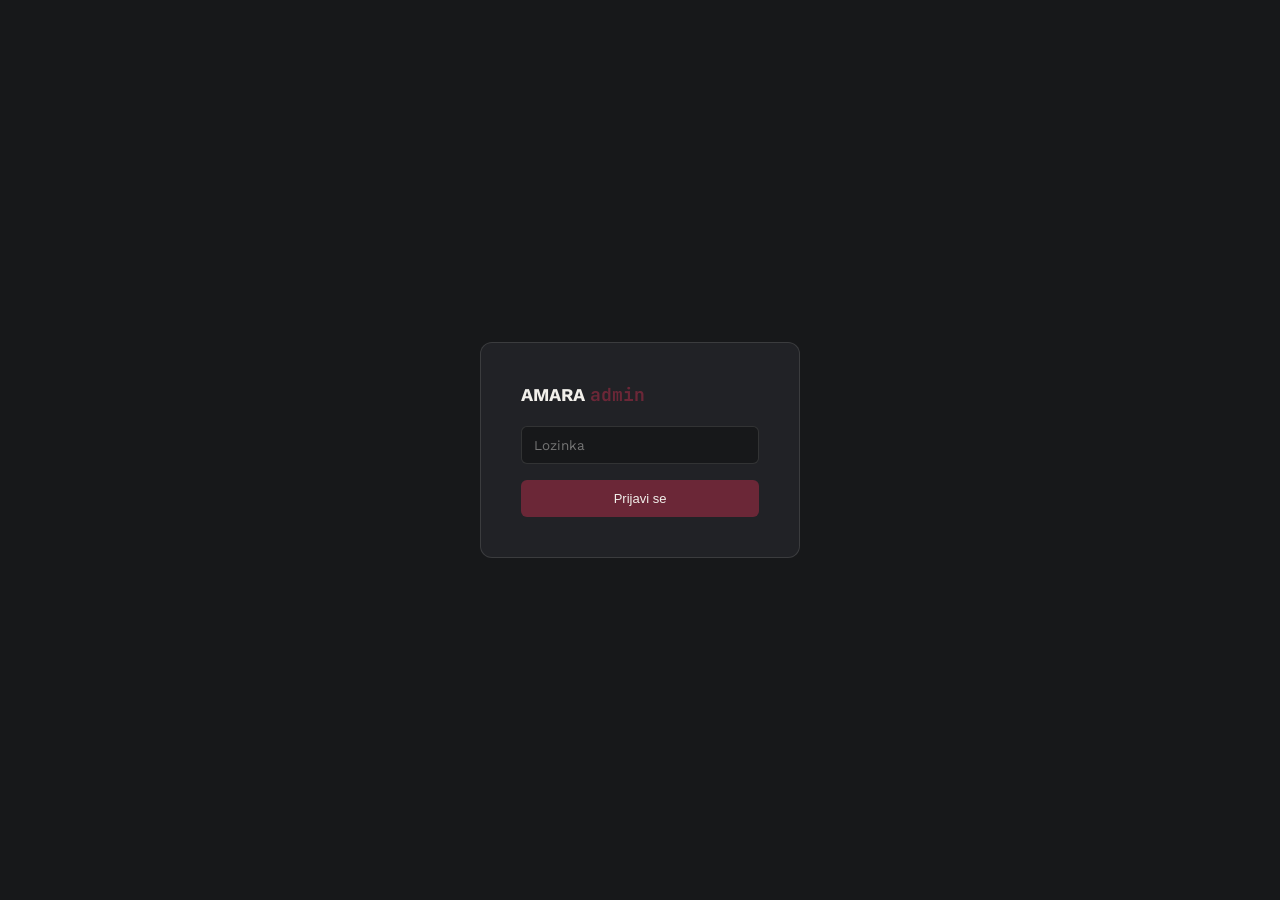
<file: admin/login.html>
<!DOCTYPE html>
<html lang="sr">
<head>
<meta charset="UTF-8">
<meta name="viewport" content="width=device-width, initial-scale=1.0">
<title>Admin prijava — AMARA</title>
<link rel="stylesheet" href="admin.css">
</head>
<body>
<div class="login-shell">
  <div class="login-box">
    <h2>AMARA <span class="mono" style="color:var(--accent);">admin</span></h2>
    <input type="password" id="lozinkaInput" placeholder="Lozinka">
    <button class="btn" id="loginBtn">Prijavi se</button>
    <p class="login-error" id="loginError">Neispravna lozinka.</p>
  </div>
</div>

<script src="adminApi.js"></script>
<script>
  document.getElementById('loginBtn').addEventListener('click', pokusajPrijavu);
  document.getElementById('lozinkaInput').addEventListener('keydown', function(e){
    if (e.key === 'Enter') pokusajPrijavu();
  });

  function pokusajPrijavu(){
    const lozinka = document.getElementById('lozinkaInput').value;
    sessionStorage.setItem('amara_admin_lozinka', lozinka);
    zahtev('login').then(function(res){
      if (res.uspesno) {
        window.location.href = 'index.html';
      } else {
        sessionStorage.removeItem('amara_admin_lozinka');
        document.getElementById('loginError').style.display = 'block';
      }
    });
  }
</script>
</body>
</html>
</file>
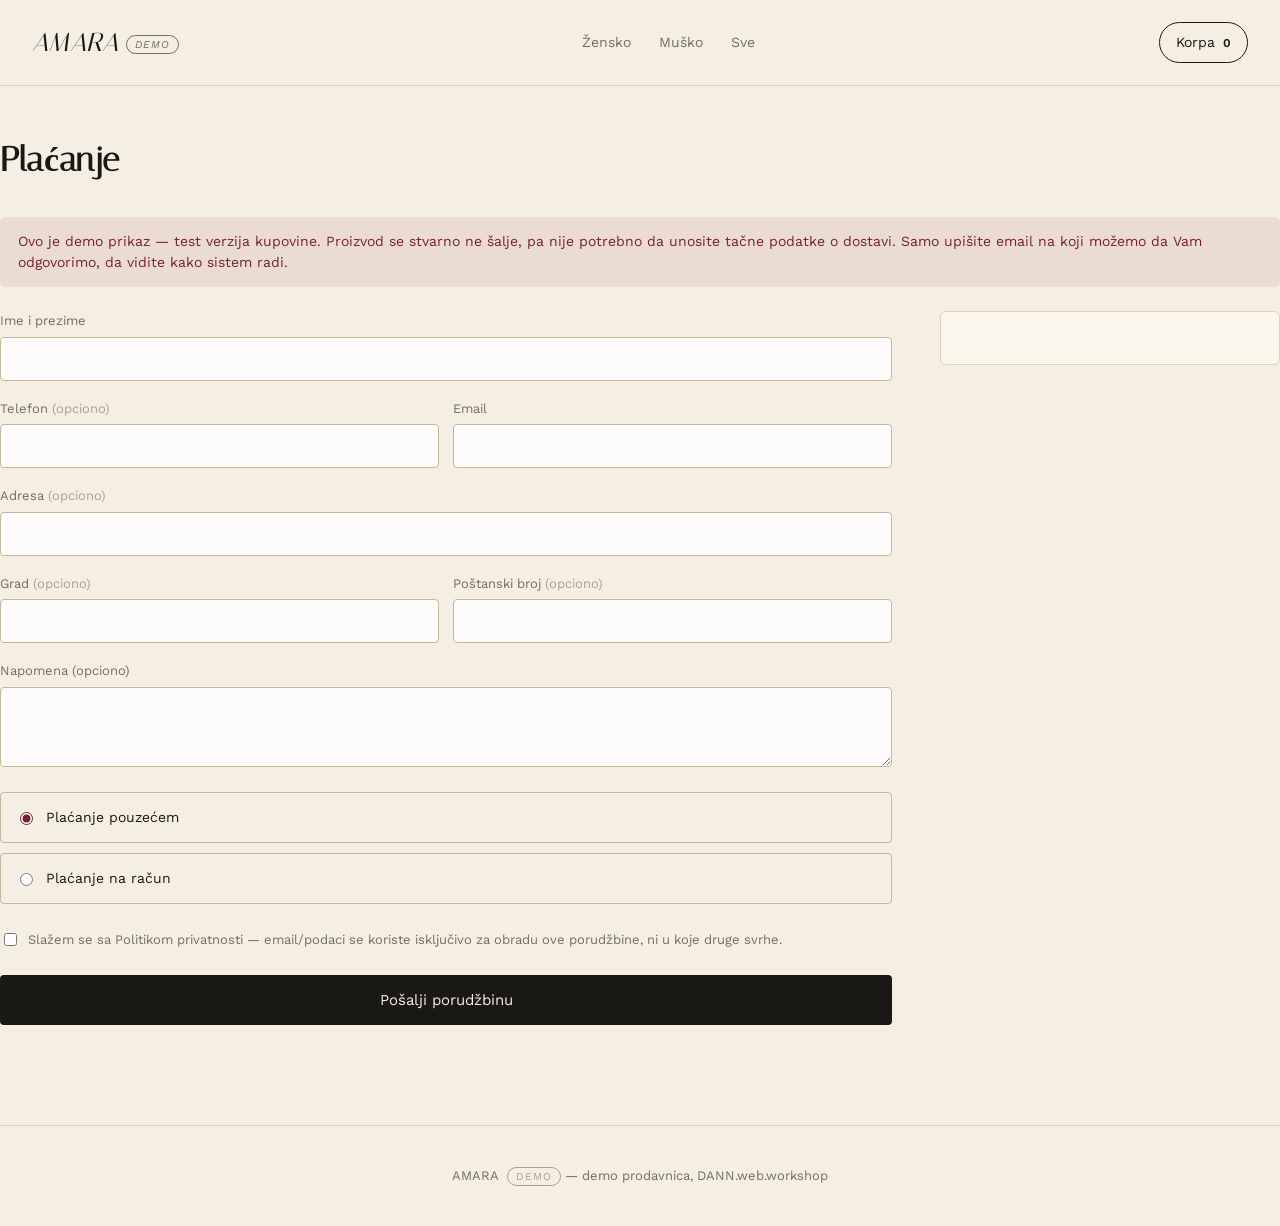
<file: frontend/checkout.html>
<!DOCTYPE html>
<html lang="sr">
<head>
<meta charset="UTF-8">
<meta name="viewport" content="width=device-width, initial-scale=1.0">
<title>Plaćanje — AMARA</title>
<link rel="stylesheet" href="stil.css">
<style>
  .checkout-page{ padding: 48px 0 100px; }
  .checkout-page h1{ font-family: 'Italiana', serif; font-size: 34px; margin: 0 0 32px; }
  .checkout-layout{ display: grid; grid-template-columns: 1fr 340px; gap: 48px; align-items: start; }
  .form-row{ margin-bottom: 18px; }
  .form-row label{ display: block; font-size: 13px; margin-bottom: 6px; color: var(--ink-soft); }
  .form-row input, .form-row textarea{
    width: 100%; padding: 12px 14px; border: 1px solid var(--line-strong); border-radius: 4px;
    font-family: 'Work Sans', sans-serif; font-size: 15px; background: var(--white); color: var(--ink);
  }
  .form-row input:focus, .form-row textarea:focus{ outline: 2px solid var(--accent); outline-offset: 1px; }
  .form-two-col{ display: grid; grid-template-columns: 1fr 1fr; gap: 14px; }

  .payment-options{ display: flex; flex-direction: column; gap: 10px; margin-bottom: 26px; }
  .payment-option{
    display: flex; align-items: center; gap: 10px; border: 1px solid var(--line-strong); border-radius: 4px;
    padding: 14px; font-size: 14px; cursor: pointer;
  }
  .payment-option input{ accent-color: var(--accent); }

  .order-summary{
    background: var(--bg-raised); border: 1px solid var(--line); border-radius: 6px; padding: 26px;
    position: sticky; top: 110px;
  }
  .order-summary h3{ font-family: 'Italiana', serif; font-weight: 400; font-size: 20px; margin: 0 0 18px; }
  .order-summary__item{ display: flex; justify-content: space-between; font-size: 13px; color: var(--ink-soft); margin-bottom: 10px; }
  .order-summary__total{ display: flex; justify-content: space-between; font-size: 17px; margin-top: 16px; padding-top: 14px; border-top: 1px solid var(--line-strong); }
  .submit-btn{
    width: 100%; padding: 16px; background: var(--ink); color: var(--bg); border: none; border-radius: 4px;
    font-size: 15px; margin-top: 8px; transition: background .2s ease;
  }
  .submit-btn:hover{ background: var(--accent); }
  .submit-btn:disabled{ background: var(--line-strong); cursor: wait; }
  .form-error{
    color: #6B2737; font-size: 13.5px; line-height: 1.55;
    background: rgba(107,39,55,0.06); border: 1px solid rgba(107,39,55,0.25);
    border-radius: 6px; padding: 14px 16px; margin-bottom: 18px; display: none;
  }

  @media (max-width: 800px){ .checkout-layout{ grid-template-columns: 1fr; } .order-summary{ position: static; } .form-two-col{ grid-template-columns: 1fr; } }
</style>
</head>
<body>

<header class="site-header">
  <div class="container header-inner">
    <a href="index.html" class="logo">AMARA<span class="demo-tag">DEMO</span></a>
    <nav class="header-nav">
      <a href="proizvodi.html?pol=zensko">Žensko</a>
      <a href="proizvodi.html?pol=musko">Muško</a>
      <a href="index.html">Sve</a>
    </nav>
    <div class="header-actions">
      <a href="korpa.html" class="cart-link">Korpa <span class="cart-count" id="cartCount">0</span></a>
    </div>
  </div>
</header>

<div class="container checkout-page">
  <h1>Plaćanje</h1>
  <p style="background:var(--accent-soft);color:var(--accent);padding:14px 18px;border-radius:6px;font-size:14px;margin-bottom:24px;">
    Ovo je demo prikaz — test verzija kupovine. Proizvod se stvarno ne šalje, pa nije potrebno da unosite tačne podatke o dostavi. Samo upišite email na koji možemo da Vam odgovorimo, da vidite kako sistem radi.
  </p>
  <div class="checkout-layout">
    <form id="checkoutForm">
      <div class="form-row">
        <label for="ime">Ime i prezime</label>
        <input type="text" id="ime" required>
      </div>
      <div class="form-two-col">
        <div class="form-row">
          <label for="telefon">Telefon <span style="opacity:.6;">(opciono)</span></label>
          <input type="tel" id="telefon">
        </div>
        <div class="form-row">
          <label for="email">Email</label>
          <input type="email" id="email" required>
        </div>
      </div>
      <div class="form-row">
        <label for="adresa">Adresa <span style="opacity:.6;">(opciono)</span></label>
        <input type="text" id="adresa">
      </div>
      <div class="form-two-col">
        <div class="form-row">
          <label for="grad">Grad <span style="opacity:.6;">(opciono)</span></label>
          <input type="text" id="grad">
        </div>
        <div class="form-row">
          <label for="postanski">Poštanski broj <span style="opacity:.6;">(opciono)</span></label>
          <input type="text" id="postanski">
        </div>
      </div>
      <div class="form-row">
        <label for="napomena">Napomena (opciono)</label>
        <textarea id="napomena" rows="3"></textarea>
      </div>

      <div class="payment-options">
        <label class="payment-option"><input type="radio" name="placanje" value="POUZECEM" checked> Plaćanje pouzećem</label>
        <label class="payment-option"><input type="radio" name="placanje" value="RACUN"> Plaćanje na račun</label>
      </div>

      <div class="form-row">
        <label style="display:flex;align-items:flex-start;gap:8px;font-size:13px;font-weight:400;">
          <input type="checkbox" id="privacyConsent" required style="margin-top:3px;flex-shrink:0;width:auto;padding:0;border:none;">
          <span>Slažem se sa <a href="demo-privatnost.html" target="_blank">Politikom privatnosti</a> — email/podaci se koriste isključivo za obradu ove porudžbine, ni u koje druge svrhe.</span>
        </label>
      </div>

      <p class="form-error" id="formError">Molimo popunite sva obavezna polja.</p>
      <button type="submit" class="submit-btn" id="submitBtn">Pošalji porudžbinu</button>
    </form>

    <div class="order-summary" id="orderSummary"></div>
  </div>
</div>

<footer class="site-footer">
  AMARA<span class="demo-tag">DEMO</span> — demo prodavnica, DANN.web.workshop
</footer>

<script src="podaci.js"></script>
<script src="korpa.js"></script>
<script src="prodavnica-api.js"></script>
<script>
ucitajProizvode(function(){
(function(){
  // OVAJ URL SE POPUNJAVA POSLE DEPLOY-A APPS SCRIPT-A
  const SCRIPT_URL = 'https://script.google.com/macros/s/AKfycbxYCrTmIYjc7BthqCtNnIg0G_SP0EsEqLFqz8MC6lW6cRq0pW_WqRHpRBH_pekB5oW45Q/exec';

  const korpa = ucitajKorpu();
  if (korpa.length === 0) {
    window.location.href = 'korpa.html';
  }

  function renderSummary(){
    let ukupno = 0;
    const itemsHtml = korpa.map(function(st){
      const p = nadjiProizvod(st.productId);
      const cena = p.cena * st.kolicina;
      ukupno += cena;
      return '<div class="order-summary__item"><span>' + p.naziv + ' (' + st.boja + ', ' + st.velicina + ') x' + st.kolicina + '</span><span>' + formatCena(cena) + '</span></div>';
    }).join('');
    document.getElementById('orderSummary').innerHTML =
      '<h3>Vaša porudžbina</h3>' + itemsHtml +
      '<div class="order-summary__total"><span>Ukupno</span><span>' + formatCena(ukupno) + '</span></div>';
    return ukupno;
  }
  const ukupnoIznos = renderSummary();

  // srpske poruke za validaciju, umesto podrazumevanih engleskih iz browsera
  function postaviSrpskuValidaciju(id, porukaPrazno, porukaTip){
    const el = document.getElementById(id);
    el.addEventListener('invalid', function(){
      if (el.validity.valueMissing) el.setCustomValidity(porukaPrazno);
      else if (el.validity.typeMismatch) el.setCustomValidity(porukaTip || porukaPrazno);
      else el.setCustomValidity('');
    });
    el.addEventListener('input', function(){ el.setCustomValidity(''); });
    el.addEventListener('change', function(){ el.setCustomValidity(''); });
  }
  postaviSrpskuValidaciju('ime', 'Molimo unesite ime i prezime.');
  postaviSrpskuValidaciju('email', 'Molimo unesite email adresu.', 'Unesite ispravnu email adresu (npr. ime@primer.rs).');
  postaviSrpskuValidaciju('privacyConsent', 'Molimo prihvatite Politiku privatnosti da biste nastavili.');

  document.getElementById('checkoutForm').addEventListener('submit', function(e){
    e.preventDefault();
    const submitBtn = document.getElementById('submitBtn');
    const errorEl = document.getElementById('formError');
    const formEl = document.getElementById('checkoutForm');

    if (!formEl.checkValidity()) {
      formEl.reportValidity();
      return;
    }

    const podaci = {
      ime: document.getElementById('ime').value,
      telefon: document.getElementById('telefon').value,
      email: document.getElementById('email').value,
      adresa: document.getElementById('adresa').value,
      grad: document.getElementById('grad').value,
      postanski: document.getElementById('postanski').value,
      napomena: document.getElementById('napomena').value,
      nacinPlacanja: document.querySelector('input[name="placanje"]:checked').value,
      stavke: korpa.map(function(st){
        const p = nadjiProizvod(st.productId);
        return {
          productId: st.productId,
          naziv: p.naziv,
          sifra: 'BTK-' + p.id,
          boja: st.boja,
          velicina: st.velicina,
          kolicina: st.kolicina,
          jedinicnaCena: p.cena,
          ukupno: p.cena * st.kolicina,
        };
      }),
      ukupnoPorudzbina: ukupnoIznos,
    };

    submitBtn.disabled = true;
    submitBtn.textContent = 'Slanje u toku...';
    errorEl.style.display = 'none';

    fetch(SCRIPT_URL + '?_=' + Date.now(), {
      method: 'POST',
      body: JSON.stringify(podaci),
    })
    .then(function(res){ return res.json(); })
    .then(function(data){
      if (data.uspesno) {
        localStorage.removeItem(KORPA_KEY);
        window.location.href = 'uspesno.html?broj=' + encodeURIComponent(data.brojPorudzbine);
      } else {
        errorEl.innerHTML = (data.poruka || 'Došlo je do greške. Pokušajte ponovo.') +
          '<br><br>Proverite Vaš mejl (uključujući Spam/Promotions folder) — ukoliko Vam JE stiglo obaveštenje o porudžbini, porudžbina je prošla i NE morate ponovo da je šaljete. Ukoliko obaveštenje nije stiglo, pokušajte ponovo ili nas kontaktirajte telefonom.';
        errorEl.style.display = 'block';
        submitBtn.disabled = false;
        submitBtn.textContent = 'Pošalji porudžbinu';
      }
    })
    .catch(function(){
      errorEl.innerHTML = 'Došlo je do greške pri prikazu potvrde, ali porudžbina je moguće ipak prošla.' +
        '<br><br><strong>Pre nego što pokušate ponovo — proverite Vaš mejl</strong> (uključujući Spam/Promotions folder). Ako je stigla potvrda porudžbine, NEMOJTE ponovo slati istu porudžbinu. Ako ništa nije stiglo u roku od par minuta, slobodno pokušajte ponovo ili nas kontaktirajte telefonom.';
      errorEl.style.display = 'block';
      submitBtn.disabled = false;
      submitBtn.textContent = 'Pošalji porudžbinu';
    });
  });
})();
});
</script>
</body>
</html>
</file>
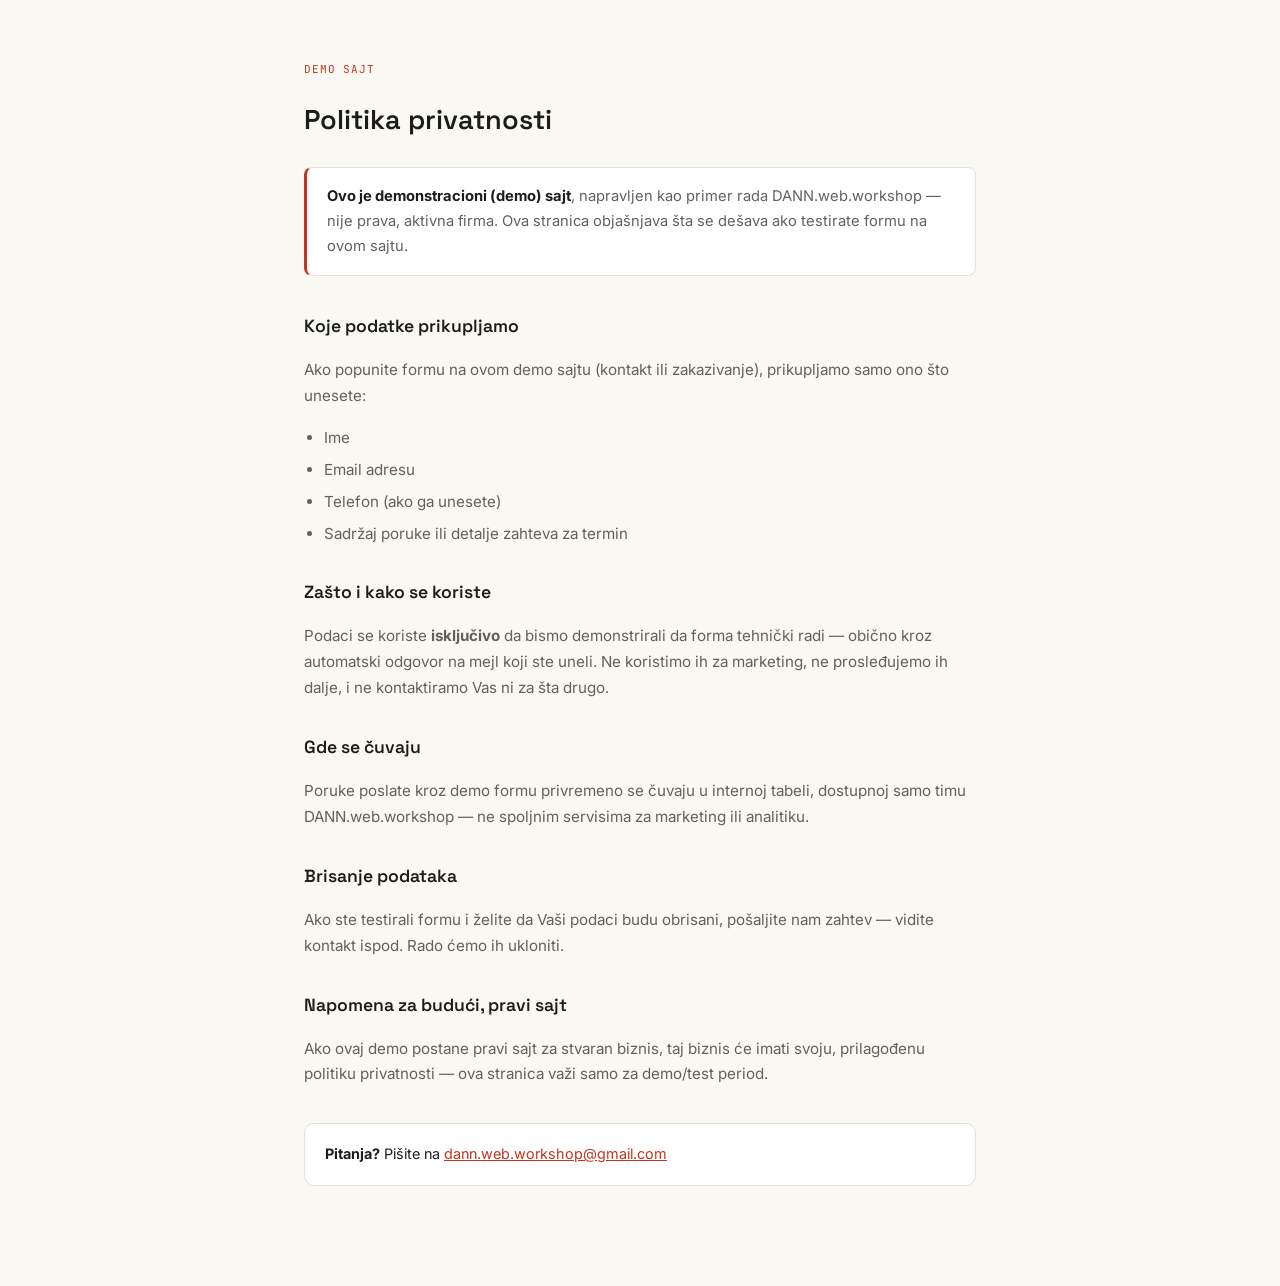
<file: frontend/demo-privatnost.html>
<!DOCTYPE html>
<html lang="sr">
<head>
<meta charset="UTF-8">
<meta name="viewport" content="width=device-width, initial-scale=1.0">
<meta name="color-scheme" content="light only">
<meta name="robots" content="noindex, nofollow">
<title>Politika privatnosti — demo sajt</title>
<link rel="preconnect" href="https://fonts.googleapis.com">
<link href="https://fonts.googleapis.com/css2?family=Space+Grotesk:wght@500;600;700&family=Inter:wght@400;500;600&family=JetBrains+Mono:wght@400;500;600&display=swap" rel="stylesheet">
<style>
  :root { --bg:#FAF8F3; --card:#FFFFFF; --ink:#1C1C1A; --ink-soft:#63615C; --line:#E6E2D8; --accent:#C1361E; }
  * { box-sizing: border-box; }
  body { margin:0; background:var(--bg); color:var(--ink); font-family:'Inter',sans-serif; line-height:1.7; }
  .page { max-width: 720px; margin: 0 auto; padding: 60px 24px 100px; }
  h1, h2 { font-family: 'Space Grotesk', sans-serif; font-weight: 600; }
  h1 { font-size: 1.7rem; margin-bottom: 8px; }
  .oznaka { font-family:'JetBrains Mono',monospace; font-size:11px; letter-spacing:.08em; text-transform:uppercase; color:var(--accent); margin-bottom: 14px; }
  .napomena-demo { background: var(--card); border: 1px solid var(--line); border-left: 3px solid var(--accent); border-radius: 8px; padding: 16px 20px; margin: 24px 0 36px; font-size: .92rem; color: var(--ink-soft); }
  .napomena-demo strong { color: var(--ink); }
  h2 { font-size: 1.1rem; margin: 32px 0 10px; }
  p, li { font-size: .95rem; color: var(--ink-soft); }
  ul { padding-left: 20px; }
  li { margin-bottom: 6px; }
  a { color: var(--accent); }
  .kontakt-box { background: var(--card); border: 1px solid var(--line); border-radius: 10px; padding: 18px 20px; margin-top: 36px; font-size: .9rem; }
</style>
</head>
<body>
<div class="page">

  <div class="oznaka">Demo sajt</div>
  <h1>Politika privatnosti</h1>

  <div class="napomena-demo">
    <strong>Ovo je demonstracioni (demo) sajt</strong>, napravljen kao primer rada DANN.web.workshop — nije prava, aktivna firma. Ova stranica objašnjava šta se dešava ako testirate formu na ovom sajtu.
  </div>

  <h2>Koje podatke prikupljamo</h2>
  <p>Ako popunite formu na ovom demo sajtu (kontakt ili zakazivanje), prikupljamo samo ono što unesete:</p>
  <ul>
    <li>Ime</li>
    <li>Email adresu</li>
    <li>Telefon (ako ga unesete)</li>
    <li>Sadržaj poruke ili detalje zahteva za termin</li>
  </ul>

  <h2>Zašto i kako se koriste</h2>
  <p>Podaci se koriste <strong>isključivo</strong> da bismo demonstrirali da forma tehnički radi — obično kroz automatski odgovor na mejl koji ste uneli. Ne koristimo ih za marketing, ne prosleđujemo ih dalje, i ne kontaktiramo Vas ni za šta drugo.</p>

  <h2>Gde se čuvaju</h2>
  <p>Poruke poslate kroz demo formu privremeno se čuvaju u internoj tabeli, dostupnoj samo timu DANN.web.workshop — ne spoljnim servisima za marketing ili analitiku.</p>

  <h2>Brisanje podataka</h2>
  <p>Ako ste testirali formu i želite da Vaši podaci budu obrisani, pošaljite nam zahtev — vidite kontakt ispod. Rado ćemo ih ukloniti.</p>

  <h2>Napomena za budući, pravi sajt</h2>
  <p>Ako ovaj demo postane pravi sajt za stvaran biznis, taj biznis će imati svoju, prilagođenu politiku privatnosti — ova stranica važi samo za demo/test period.</p>

  <div class="kontakt-box">
    <strong>Pitanja?</strong> Pišite na <a href="mailto:dann.web.workshop@gmail.com">dann.web.workshop@gmail.com</a>
  </div>

</div>
</body>
</html>
</file>
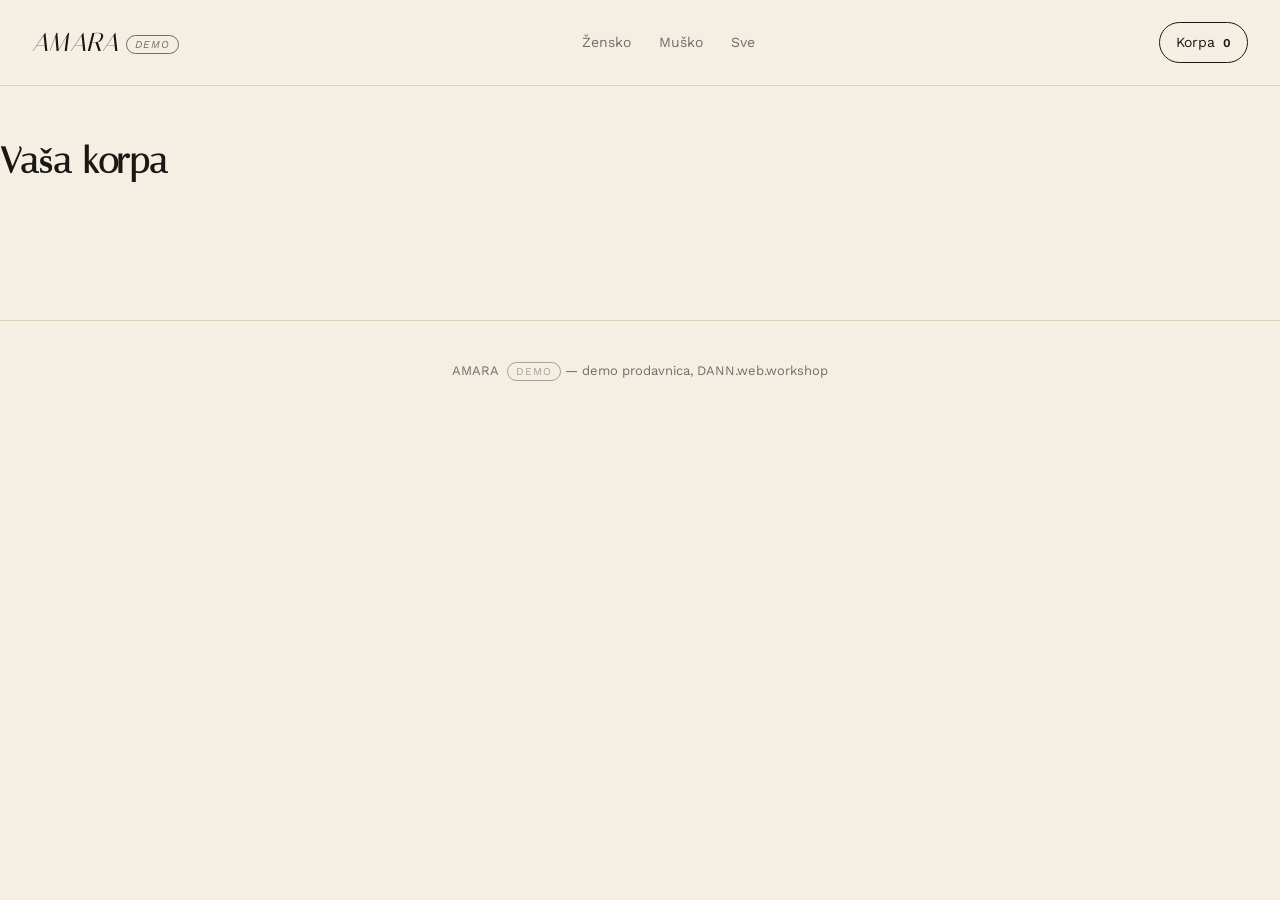
<file: frontend/korpa.html>
<!DOCTYPE html>
<html lang="sr">
<head>
<meta charset="UTF-8">
<meta name="viewport" content="width=device-width, initial-scale=1.0">
<title>Korpa — AMARA</title>
<link rel="stylesheet" href="stil.css">
<style>
  .cart-page{ padding: 48px 0 100px; }
  .cart-page h1{ font-family: 'Italiana', serif; font-size: 36px; margin: 0 0 32px; }
  .cart-layout{ display: grid; grid-template-columns: 1fr 340px; gap: 48px; align-items: start; }
  .cart-item{
    display: grid; grid-template-columns: 90px 1fr auto; gap: 18px; align-items: center;
    padding: 20px 0; border-bottom: 1px solid var(--line);
  }
  .cart-item__img{
    aspect-ratio: 3/4; background: var(--bg-raised); border: 1px solid var(--line);
    display: flex; align-items: center; justify-content: center; font-size: 11px; color: var(--ink-soft);
    text-align: center; padding: 4px; overflow: hidden; border-radius: 2px;
  }
  .cart-item__img img{ width: 100%; height: 100%; object-fit: cover; }
  .cart-item__name{ font-size: 15px; margin: 0 0 4px; }
  .cart-item__meta{ font-size: 13px; color: var(--ink-soft); margin-bottom: 10px; }
  .cart-item__qty{ display: flex; align-items: center; border: 1px solid var(--line-strong); border-radius: 4px; width: fit-content; }
  .cart-item__qty button{ width: 30px; height: 32px; background: none; border: none; font-size: 14px; }
  .cart-item__qty span{ width: 26px; text-align: center; font-size: 13px; }
  .cart-item__right{ text-align: right; }
  .cart-item__price{ font-size: 15px; margin-bottom: 10px; }
  .cart-item__remove{ font-size: 12px; color: var(--ink-soft); background: none; border: none; text-decoration: underline; }

  .cart-summary{
    background: var(--bg-raised); border: 1px solid var(--line); border-radius: 6px; padding: 26px;
    position: sticky; top: 110px;
  }
  .cart-summary h3{ font-family: 'Italiana', serif; font-size: 22px; margin: 0 0 20px; font-weight:400; }
  .cart-summary__row{ display: flex; justify-content: space-between; font-size: 14px; margin-bottom: 10px; color: var(--ink-soft); }
  .cart-summary__total{ display: flex; justify-content: space-between; font-size: 17px; margin: 18px 0; padding-top: 14px; border-top: 1px solid var(--line-strong); }
  .checkout-btn{
    width: 100%; padding: 15px; background: var(--ink); color: var(--bg); border: none; border-radius: 4px;
    font-size: 15px; transition: background .2s ease;
  }
  .checkout-btn:hover{ background: var(--accent); }
  .empty-cart{ text-align: center; padding: 80px 20px; color: var(--ink-soft); }
  .empty-cart h2{ font-family: 'Italiana', serif; color: var(--ink); font-size: 26px; margin-bottom: 10px; }
  .empty-cart a{ color: var(--accent); text-decoration: underline; }

  @media (max-width: 800px){ .cart-layout{ grid-template-columns: 1fr; } .cart-summary{ position: static; } }
</style>
</head>
<body>

<header class="site-header">
  <div class="container header-inner">
    <a href="index.html" class="logo">AMARA<span class="demo-tag">DEMO</span></a>
    <nav class="header-nav">
      <a href="proizvodi.html?pol=zensko">Žensko</a>
      <a href="proizvodi.html?pol=musko">Muško</a>
      <a href="proizvodi.html">Sve</a>
    </nav>
    <div class="header-actions">
      <a href="korpa.html" class="cart-link active">Korpa <span class="cart-count" id="cartCount">0</span></a>
    </div>
  </div>
</header>

<div class="container cart-page">
  <h1>Vaša korpa</h1>
  <div id="cartContent"></div>
</div>

<footer class="site-footer">
  AMARA<span class="demo-tag">DEMO</span> — demo prodavnica, DANN.web.workshop
</footer>

<script src="podaci.js"></script>
<script src="korpa.js"></script>
<script src="prodavnica-api.js"></script>
<script>
ucitajProizvode(function(){
(function(){
  function render(){
    const korpa = ucitajKorpu();
    const content = document.getElementById('cartContent');

    if (korpa.length === 0) {
      content.innerHTML = '<div class="empty-cart"><h2>Korpa je prazna</h2><p>Pogledajte <a href="proizvodi.html">celu ponudu →</a></p></div>';
      return;
    }

    let ukupno = 0;
    const itemsHtml = korpa.map(function(stavka, indeks){
      const p = nadjiProizvod(stavka.productId);
      if (!p) return '';
      const cena = p.cena * stavka.kolicina;
      ukupno += cena;
      const preostaloNaStanju = p.inventar[stavka.velicina] ? Math.max(0, p.inventar[stavka.velicina].zaliha - p.inventar[stavka.velicina].prodato) : 0;
      const dostigMaksimum = stavka.kolicina >= preostaloNaStanju;
      return (
        '<div class="cart-item">' +
          '<div class="cart-item__img">' + (p.foto1 ? '<img src="' + p.foto1 + '" alt="' + p.naziv + '" style="width:100%;height:100%;object-fit:cover;">' : p.naziv) + '</div>' +
          '<div>' +
            '<h3 class="cart-item__name"><a href="proizvod.html?id=' + p.id + '">' + p.naziv + '</a></h3>' +
            '<div class="cart-item__meta">' + stavka.boja + ' · Veličina ' + stavka.velicina + '</div>' +
            '<div class="cart-item__qty">' +
              '<button class="qty-dec" data-i="' + indeks + '">−</button>' +
              '<span>' + stavka.kolicina + '</span>' +
              '<button class="qty-inc" data-i="' + indeks + '"' + (dostigMaksimum ? ' disabled style="opacity:.35;cursor:not-allowed;"' : '') + '>+</button>' +
            '</div>' +
            (dostigMaksimum ? '<div style="font-size:11.5px;color:var(--ink-soft);margin-top:6px;">Dostupno na stanju: ' + preostaloNaStanju + '</div>' : '') +
          '</div>' +
          '<div class="cart-item__right">' +
            '<div class="cart-item__price">' + formatCena(cena) + '</div>' +
            '<button class="cart-item__remove" data-i="' + indeks + '">Ukloni</button>' +
          '</div>' +
        '</div>'
      );
    }).join('');

    content.innerHTML =
      '<div class="cart-layout">' +
        '<div>' + itemsHtml + '</div>' +
        '<div class="cart-summary">' +
          '<h3>Pregled porudžbine</h3>' +
          '<div class="cart-summary__row"><span>Međuzbir</span><span>' + formatCena(ukupno) + '</span></div>' +
          '<div class="cart-summary__row"><span>Dostava</span><span>Dogovara se</span></div>' +
          '<div class="cart-summary__total"><span>Ukupno</span><span>' + formatCena(ukupno) + '</span></div>' +
          '<a href="checkout.html" class="checkout-btn" style="display:block;text-align:center;text-decoration:none;">Nastavi na plaćanje</a>' +
        '</div>' +
      '</div>';

    content.querySelectorAll('.qty-inc').forEach(function(btn){
      btn.addEventListener('click', function(){
        const i = parseInt(btn.dataset.i, 10);
        promeniKolicinu(i, korpa[i].kolicina + 1);
        render();
      });
    });
    content.querySelectorAll('.qty-dec').forEach(function(btn){
      btn.addEventListener('click', function(){
        const i = parseInt(btn.dataset.i, 10);
        promeniKolicinu(i, korpa[i].kolicina - 1);
        render();
      });
    });
    content.querySelectorAll('.cart-item__remove').forEach(function(btn){
      btn.addEventListener('click', function(){
        ukloniIzKorpe(parseInt(btn.dataset.i, 10));
        render();
      });
    });
  }
  render();
})();
});
</script>
</body>
</html>
</file>
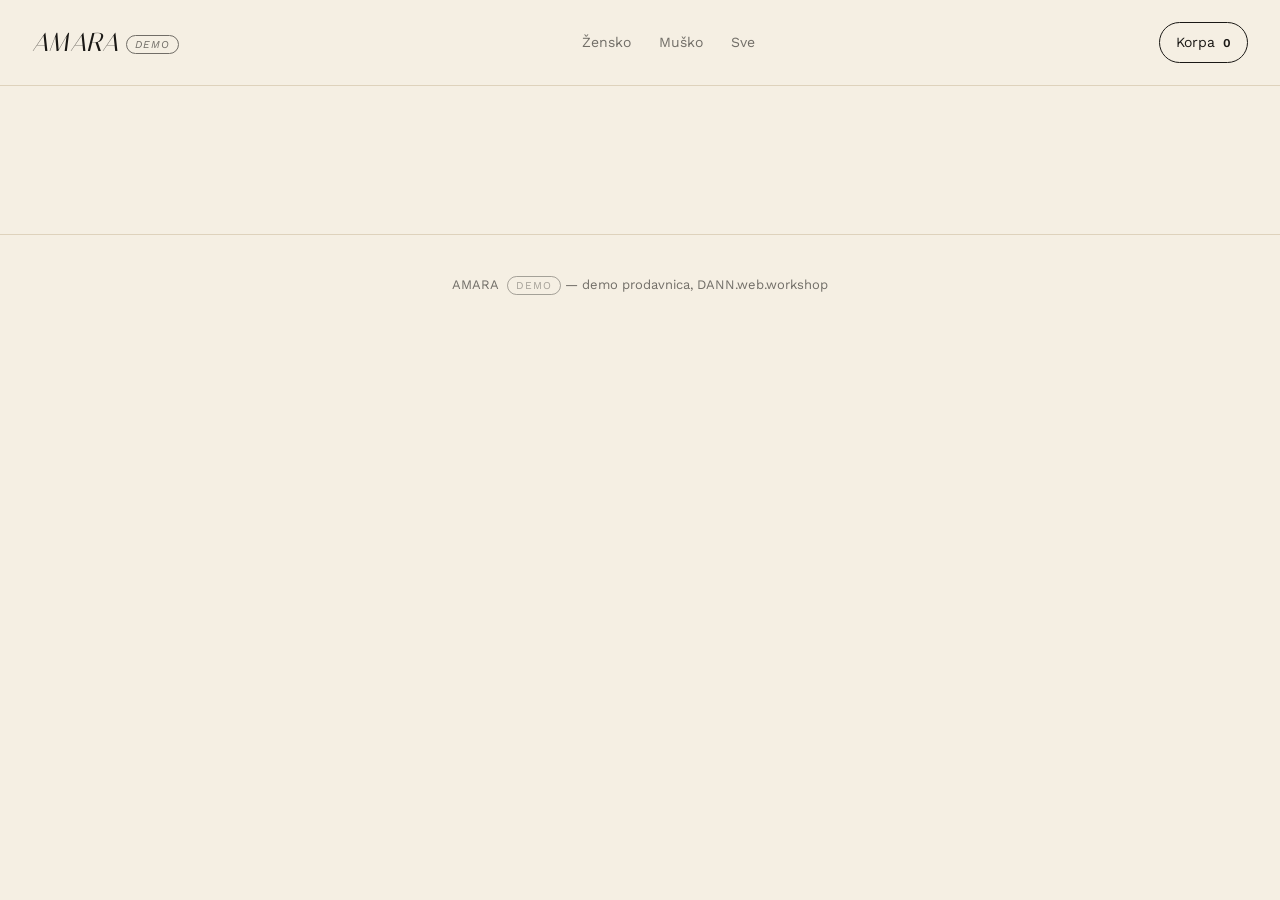
<file: frontend/proizvod.html>
<!DOCTYPE html>
<html lang="sr">
<head>
<meta charset="UTF-8">
<meta name="viewport" content="width=device-width, initial-scale=1.0">
<title>Proizvod — AMARA</title>
<link rel="stylesheet" href="stil.css">
<style>
  .product-detail{ padding: 48px 0 100px; }
  .product-detail__grid{
    display: grid; grid-template-columns: 1fr 1fr; gap: 56px; align-items: start;
  }
  .product-detail__photos{ display: grid; gap: 14px; }
  .product-detail__photo{
    aspect-ratio: 3/4; background: var(--bg-raised); border: 1px solid var(--line);
    display: flex; align-items: center; justify-content: center;
    font-family: 'Italiana', serif; font-style: italic; color: var(--ink-soft); font-size: 15px;
  }
  .product-detail__info{ position: sticky; top: 110px; }
  .product-detail__breadcrumb{ font-size: 13px; color: var(--ink-soft); margin-bottom: 18px; }
  .product-detail__name{ font-family: 'Italiana', serif; font-size: 34px; margin: 0 0 10px; }
  .product-detail__price{ font-size: 19px; margin-bottom: 22px; }
  .product-detail__desc{ color: var(--ink-soft); line-height: 1.65; margin-bottom: 30px; max-width: 44ch; }

  .option-group{ margin-bottom: 26px; }
  .option-group h4{ font-size: 13px; text-transform: uppercase; letter-spacing: .05em; margin: 0 0 12px; }
  .color-options{ display: flex; gap: 10px; }
  .color-option{
    width: 34px; height: 34px; border-radius: 50%; cursor: pointer; border: 2px solid transparent;
  }
  .color-option.selected{ border-color: var(--ink); }

  .size-options{ display: flex; gap: 10px; }
  .size-btn{
    width: 52px; height: 44px; border: 1px solid var(--line-strong); background: var(--white);
    font-size: 14px; border-radius: 3px; transition: border-color .2s ease, background .2s ease;
  }
  .size-btn:hover:not(.disabled){ border-color: var(--ink); }
  .size-btn.selected{ background: var(--ink); color: var(--bg); border-color: var(--ink); }
  .size-btn.disabled{
    color: var(--line-strong); border-color: var(--line);
    text-decoration: line-through; cursor: not-allowed; background: var(--bg);
  }

  .qty-row{ display: flex; align-items: center; gap: 14px; margin-bottom: 26px; }
  .qty-control{ display: flex; align-items: center; border: 1px solid var(--line-strong); border-radius: 4px; }
  .qty-control button{ width: 36px; height: 38px; background: none; border: none; font-size: 16px; }
  .qty-control span{ width: 32px; text-align: center; font-size: 14px; }

  .add-to-cart-btn{
    width: 100%; padding: 16px; background: var(--ink); color: var(--bg); border: none;
    font-size: 15px; letter-spacing: .02em; border-radius: 4px; transition: background .2s ease;
  }
  .add-to-cart-btn:hover{ background: var(--accent); }
  .add-to-cart-btn:disabled{ background: var(--line-strong); cursor: not-allowed; }

  .stock-note{ font-size: 13px; color: var(--ink-soft); margin-top: 12px; }
  .sold-out-banner{
    background: var(--accent-soft); color: var(--accent); padding: 12px 16px; border-radius: 4px;
    font-size: 14px; margin-bottom: 22px;
  }
  .added-toast{
    position: fixed; bottom: 24px; left: 50%; transform: translateX(-50%) translateY(20px);
    background: var(--ink); color: var(--bg); padding: 14px 24px; border-radius: 30px;
    font-size: 14px; opacity: 0; pointer-events: none; transition: opacity .3s ease, transform .3s ease;
    z-index: 900;
  }
  .added-toast.show{ opacity: 1; transform: translateX(-50%) translateY(0); }

  @media (max-width: 800px){
    .product-detail__grid{ grid-template-columns: 1fr; }
    .product-detail__info{ position: static; }
  }
</style>
</head>
<body>

<header class="site-header">
  <div class="container header-inner">
    <a href="index.html" class="logo">AMARA<span class="demo-tag">DEMO</span></a>
    <nav class="header-nav">
      <a href="proizvodi.html?pol=zensko">Žensko</a>
      <a href="proizvodi.html?pol=musko">Muško</a>
      <a href="proizvodi.html">Sve</a>
    </nav>
    <div class="header-actions">
      <a href="korpa.html" class="cart-link">Korpa <span class="cart-count" id="cartCount">0</span></a>
    </div>
  </div>
</header>

<div class="container product-detail" id="productDetail"></div>

<footer class="site-footer">
  AMARA<span class="demo-tag">DEMO</span> — demo prodavnica, DANN.web.workshop
</footer>

<div class="added-toast" id="addedToast">Dodato u korpu</div>

<script src="podaci.js"></script>
<script src="korpa.js"></script>
<script src="prodavnica-api.js"></script>
<script>
ucitajProizvode(function(){
(function(){
  const urlParams = new URLSearchParams(window.location.search);
  const id = parseInt(urlParams.get('id'), 10);
  const p = nadjiProizvod(id);
  const wrap = document.getElementById('productDetail');

  if (!p) {
    wrap.innerHTML = '<p>Proizvod nije pronađen. <a href="proizvodi.html">Nazad u prodavnicu →</a></p>';
    return;
  }

  document.title = p.naziv + ' — AMARA';

  let izabranaBoja = p.boje[0];
  let izabranaVelicina = null;
  let kolicina = 1;

  function preostaliZaVelicinu(velicina){
    const inv = p.inventar[velicina];
    return inv ? Math.max(0, inv.zaliha - inv.prodato) : 0;
  }

  const nemaNiStaVelicine = PRODAVNICA_DATA.velicine.every(function(v){ return preostaliZaVelicinu(v) <= 0; });

  function bojaCss(b){ return b === 'Crna' ? '#201F1C' : (b === 'Bez' ? '#E4D9C4' : '#6B2737'); }

  function render(){
    wrap.innerHTML =
      '<div class="product-detail__grid">' +
        '<div class="product-detail__photos">' +
          '<div class="product-detail__photo">' + (p.foto1 ? '<img src="' + p.foto1 + '" alt="' + p.naziv + '" style="width:100%;height:100%;object-fit:cover;">' : p.naziv + ' — foto 1') + '</div>' +
          '<div class="product-detail__photo">' + (p.foto2 ? '<img src="' + p.foto2 + '" alt="' + p.naziv + '" style="width:100%;height:100%;object-fit:cover;">' : p.naziv + ' — foto 2') + '</div>' +
        '</div>' +
        '<div class="product-detail__info">' +
          '<div class="product-detail__breadcrumb">' + (p.pol === 'zensko' ? 'Žensko' : 'Muško') + ' / ' + p.kategorijaNaziv + '</div>' +
          '<h1 class="product-detail__name">' + p.naziv + '</h1>' +
          '<div class="product-detail__price">' + formatCena(p.cena) + '</div>' +
          (nemaNiStaVelicine ? '<div class="sold-out-banner">Trenutno nije na stanju</div>' : '') +
          '<p class="product-detail__desc">' + p.opis + '</p>' +

          '<div class="option-group">' +
            '<h4>Boja — ' + izabranaBoja + '</h4>' +
            '<div class="color-options">' +
              p.boje.map(function(b){
                return '<span class="color-option' + (b === izabranaBoja ? ' selected' : '') + '" style="background:' + bojaCss(b) + '" data-boja="' + b + '"></span>';
              }).join('') +
            '</div>' +
          '</div>' +

          '<div class="option-group">' +
            '<h4>Veličina</h4>' +
            '<div class="size-options">' +
              PRODAVNICA_DATA.velicine.map(function(v){
                const dostupno = preostaliZaVelicinu(v) > 0;
                const cls = 'size-btn' + (!dostupno ? ' disabled' : '') + (v === izabranaVelicina ? ' selected' : '');
                return '<button class="' + cls + '" data-vel="' + v + '"' + (!dostupno ? ' disabled' : '') + '>' + v + '</button>';
              }).join('') +
            '</div>' +
          '</div>' +

          '<div class="qty-row">' +
            '<h4 style="margin:0;font-size:13px;text-transform:uppercase;letter-spacing:.05em;">Količina</h4>' +
            '<div class="qty-control">' +
              '<button id="qtyMinus">−</button><span id="qtyVal">' + kolicina + '</span><button id="qtyPlus">+</button>' +
            '</div>' +
          '</div>' +

          '<button class="add-to-cart-btn" id="addBtn"' + (nemaNiStaVelicine ? ' disabled' : '') + '>' +
            (nemaNiStaVelicine ? 'Nije na stanju' : 'Dodaj u korpu') +
          '</button>' +
          (!nemaNiStaVelicine ? '<p class="stock-note" id="stockNote">Izaberite veličinu</p>' : '') +
        '</div>' +
      '</div>';

    wrap.querySelectorAll('.color-option').forEach(function(el){
      el.addEventListener('click', function(){ izabranaBoja = el.dataset.boja; render(); });
    });
    wrap.querySelectorAll('.size-btn:not(.disabled)').forEach(function(el){
      el.addEventListener('click', function(){ izabranaVelicina = el.dataset.vel; render(); });
    });
    const qtyMinus = document.getElementById('qtyMinus');
    const qtyPlus = document.getElementById('qtyPlus');
    if (qtyMinus) qtyMinus.addEventListener('click', function(){ if (kolicina > 1) { kolicina--; document.getElementById('qtyVal').textContent = kolicina; } });
    if (qtyPlus) qtyPlus.addEventListener('click', function(){ kolicina++; document.getElementById('qtyVal').textContent = kolicina; });

    const addBtn = document.getElementById('addBtn');
    if (addBtn && !nemaNiStaVelicine) {
      addBtn.addEventListener('click', function(){
        if (!izabranaVelicina) {
          document.getElementById('stockNote').textContent = 'Molimo izaberite veličinu pre dodavanja u korpu.';
          document.getElementById('stockNote').style.color = '#6B2737';
          return;
        }
        dodajUKorpu(p.id, izabranaBoja, izabranaVelicina, kolicina);
        const toast = document.getElementById('addedToast');
        toast.classList.add('show');
        setTimeout(function(){ toast.classList.remove('show'); }, 2200);
      });
    }
  }

  render();
})();
});
</script>
</body>
</html>
</file>
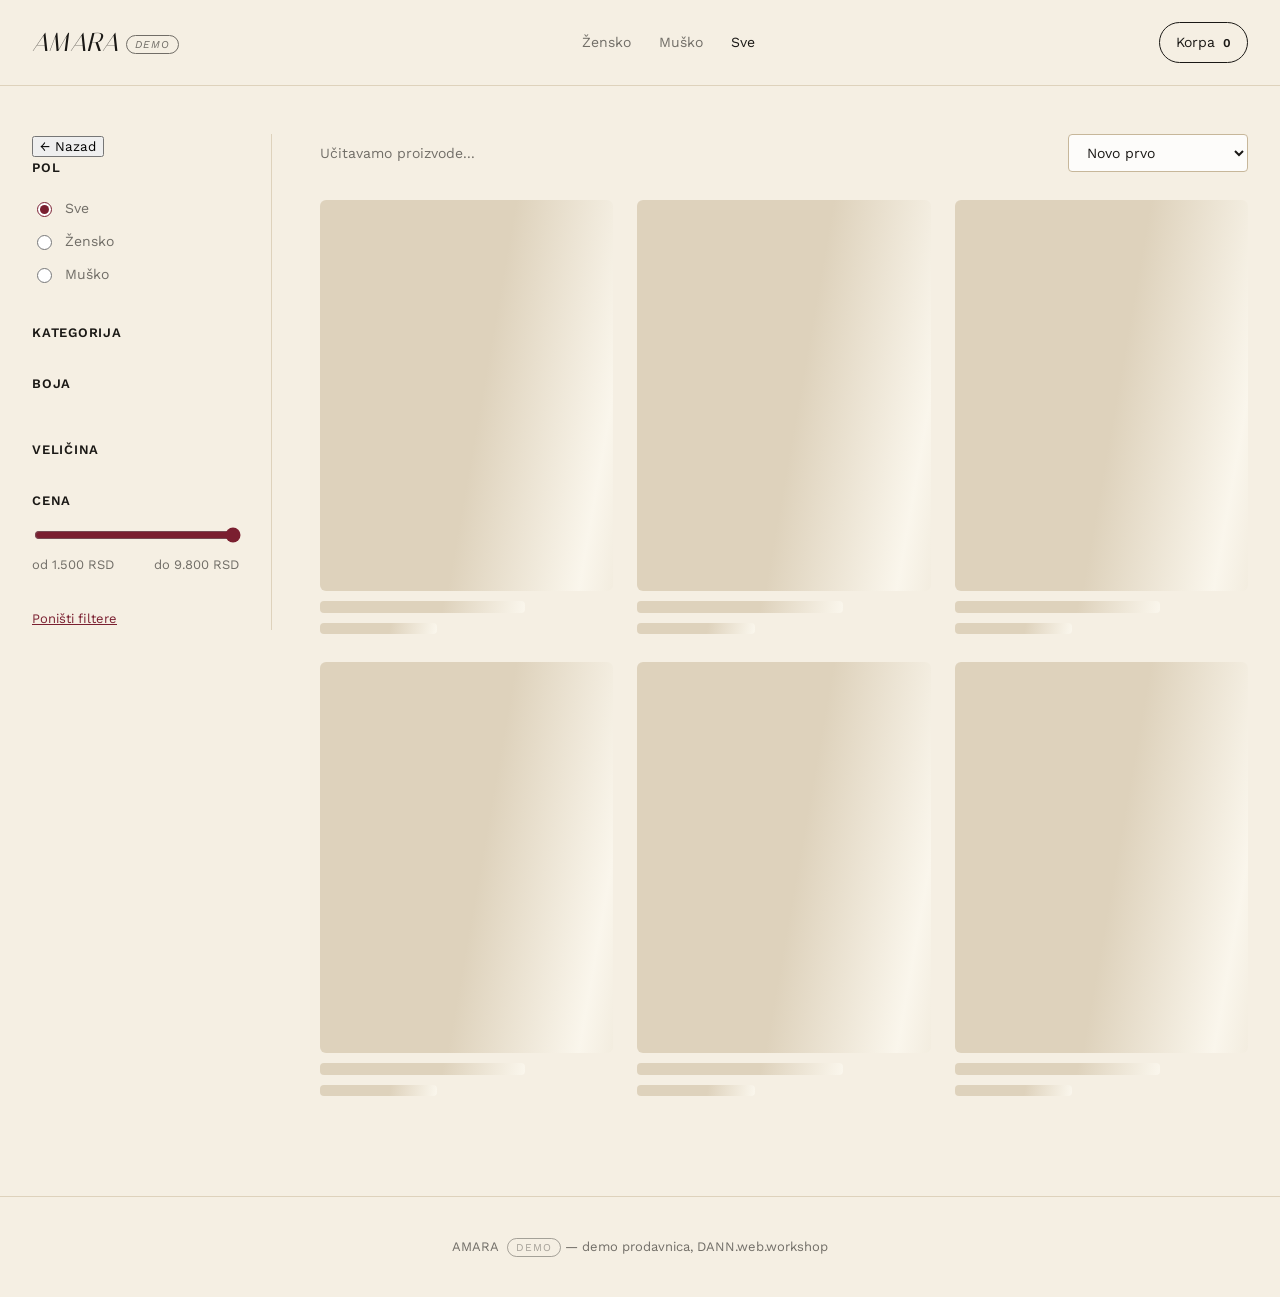
<file: frontend/proizvodi.html>
<!DOCTYPE html>
<html lang="sr">
<head>
<meta charset="UTF-8">
<meta name="viewport" content="width=device-width, initial-scale=1.0">
<title>Proizvodi — AMARA</title>
<link rel="stylesheet" href="stil.css">
</head>
<body>

<header class="site-header">
  <div class="container header-inner">
    <a href="index.html" class="logo">AMARA<span class="demo-tag">DEMO</span></a>
    <nav class="header-nav">
      <a href="proizvodi.html?pol=zensko">Žensko</a>
      <a href="proizvodi.html?pol=musko">Muško</a>
      <a href="proizvodi.html" class="active">Sve</a>
    </nav>
    <div class="header-actions">
      <a href="korpa.html" class="cart-link">
        Korpa <span class="cart-count" id="cartCount">0</span>
      </a>
    </div>
  </div>
</header>

<div class="container">
  <div class="shop-layout">

    <button class="filter-toggle-mobile" id="filterToggleBtn">Filteri</button>

    <aside class="filters" id="filtersPanel">
      <button class="filters-close" id="filtersCloseBtn">← Nazad</button>

      <div class="filter-group">
        <h3>Pol</h3>
        <label class="filter-option"><input type="radio" name="pol" value="sve" checked> Sve</label>
        <label class="filter-option"><input type="radio" name="pol" value="zensko"> Žensko</label>
        <label class="filter-option"><input type="radio" name="pol" value="musko"> Muško</label>
      </div>

      <div class="filter-group">
        <h3>Kategorija</h3>
        <div id="kategorijaFilters"></div>
      </div>

      <div class="filter-group">
        <h3>Boja</h3>
        <div class="color-swatches" id="colorFilters"></div>
      </div>

      <div class="filter-group">
        <h3>Veličina</h3>
        <div id="velicinaFilters"></div>
      </div>

      <div class="filter-group">
        <h3>Cena</h3>
        <div class="price-range">
          <input type="range" id="priceRange" min="1500" max="9800" value="9800" step="100">
          <div class="price-range-values">
            <span>od 1.500 RSD</span>
            <span id="priceRangeMax">do 9.800 RSD</span>
          </div>
        </div>
      </div>

      <button class="clear-filters" id="clearFiltersBtn">Poništi filtere</button>
    </aside>

    <main>
      <div class="shop-toolbar">
        <span class="results-count" id="resultsCount">Učitavamo proizvode...</span>
        <select class="sort-select" id="sortSelect">
          <option value="novo">Novo prvo</option>
          <option value="cena-rastuce">Cena — rastuće</option>
          <option value="cena-opadajuce">Cena — opadajuće</option>
        </select>
      </div>

      <div class="product-grid" id="productGrid">
        <div class="skeleton-card"><div class="skeleton-photo"></div><div class="skeleton-line skeleton-line--title"></div><div class="skeleton-line skeleton-line--price"></div></div>
        <div class="skeleton-card"><div class="skeleton-photo"></div><div class="skeleton-line skeleton-line--title"></div><div class="skeleton-line skeleton-line--price"></div></div>
        <div class="skeleton-card"><div class="skeleton-photo"></div><div class="skeleton-line skeleton-line--title"></div><div class="skeleton-line skeleton-line--price"></div></div>
        <div class="skeleton-card"><div class="skeleton-photo"></div><div class="skeleton-line skeleton-line--title"></div><div class="skeleton-line skeleton-line--price"></div></div>
        <div class="skeleton-card"><div class="skeleton-photo"></div><div class="skeleton-line skeleton-line--title"></div><div class="skeleton-line skeleton-line--price"></div></div>
        <div class="skeleton-card"><div class="skeleton-photo"></div><div class="skeleton-line skeleton-line--title"></div><div class="skeleton-line skeleton-line--price"></div></div>
      </div>
    </main>

  </div>
</div>

<footer class="site-footer">
  AMARA<span class="demo-tag">DEMO</span> — demo prodavnica, DANN.web.workshop
</footer>

<script src="podaci.js"></script>
<script src="korpa.js"></script>
<script src="prodavnica-api.js"></script>
<script src="prodavnica.js"></script>
<script>ucitajProizvode(pokreniProdavnicu);</script>
</body>
</html>
</file>
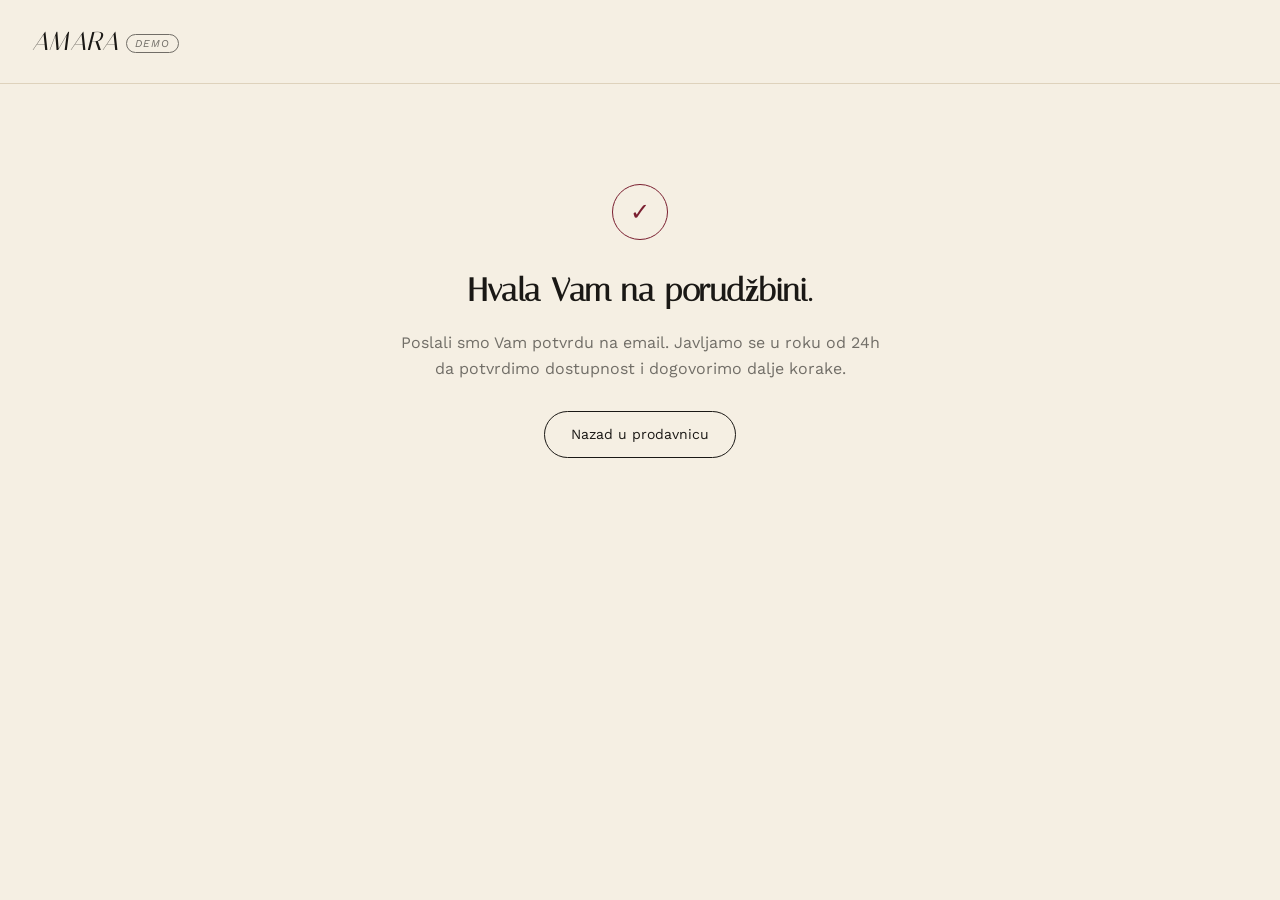
<file: frontend/uspesno.html>
<!DOCTYPE html>
<html lang="sr">
<head>
<meta charset="UTF-8">
<meta name="viewport" content="width=device-width, initial-scale=1.0">
<title>Porudžbina primljena — AMARA</title>
<link rel="stylesheet" href="stil.css">
<style>
  .success-page{ padding: 100px 20px; text-align: center; max-width: 520px; margin: 0 auto; }
  .success-page .mark{
    width: 56px; height: 56px; border-radius: 50%; border: 1px solid var(--accent); color: var(--accent);
    display: flex; align-items: center; justify-content: center; margin: 0 auto 26px; font-size: 24px;
  }
  .success-page h1{ font-family: 'Italiana', serif; font-size: 32px; margin: 0 0 14px; }
  .success-page p{ color: var(--ink-soft); line-height: 1.6; margin-bottom: 30px; }
  .order-number{ font-weight: 600; color: var(--ink); }
  .back-link{
    display: inline-block; border: 1px solid var(--ink); padding: 12px 26px; border-radius: 30px; font-size: 14px;
  }
</style>
</head>
<body>

<header class="site-header">
  <div class="container header-inner">
    <a href="index.html" class="logo">AMARA<span class="demo-tag">DEMO</span></a>
    <div></div>
    <div></div>
  </div>
</header>

<div class="success-page">
  <div class="mark">✓</div>
  <h1>Hvala Vam na porudžbini.</h1>
  <p id="orderText">Poslali smo Vam potvrdu na email. Javljamo se u roku od 24h da potvrdimo dostupnost i dogovorimo dalje korake.</p>
  <a href="index.html" class="back-link">Nazad u prodavnicu</a>
</div>

<script>
  const params = new URLSearchParams(window.location.search);
  const broj = params.get('broj');
  if (broj) {
    document.getElementById('orderText').innerHTML =
      'Broj porudžbine: <span class="order-number">' + broj + '</span>.<br><br>Poslali smo Vam potvrdu na email. Javljamo se u roku od 24h da potvrdimo dostupnost i dogovorimo dalje korake.';
  }
</script>
</body>
</html>
</file>
<file: admin/admin.css>
@import url('https://fonts.googleapis.com/css2?family=Work+Sans:wght@400;500;600;700&family=JetBrains+Mono:wght@400;500&display=swap');

:root{
  --bg: #17181A;
  --surface: #212226;
  --ink: #F2F0EB;
  --ink-soft: rgba(242,240,235,0.62);
  --line: rgba(242,240,235,0.12);
  --accent: #6B2737;
  --ok: #4A7A5C;
  --warn: #B8863B;
  --ease: cubic-bezier(.22,.61,.36,1);
}
*{ box-sizing: border-box; }
body{
  margin: 0; background: var(--bg); color: var(--ink);
  font-family: 'Work Sans', sans-serif; font-size: 15px;
}
.mono{ font-family: 'JetBrains Mono', monospace; }

.admin-shell{ display: flex; min-height: 100vh; }
.admin-nav{
  width: 220px; background: var(--surface); border-right: 1px solid var(--line);
  padding: 28px 20px; flex-shrink: 0;
}
.admin-nav__logo{ font-weight: 700; font-size: 17px; margin-bottom: 32px; }
.admin-nav__logo span{ color: var(--accent); }
.admin-nav a{
  display: block; color: var(--ink-soft); text-decoration: none; font-size: 14px;
  padding: 10px 12px; border-radius: 6px; margin-bottom: 4px; transition: background .2s ease, color .2s ease;
}
.admin-nav a:hover{ background: rgba(242,240,235,0.06); color: var(--ink); }
.admin-nav a.active{ background: var(--accent); color: var(--ink); }

.admin-main{ flex: 1; padding: 36px 44px; max-width: 1100px; }
.admin-main h1{ font-size: 24px; margin: 0 0 6px; }
.admin-main .subtitle{ color: var(--ink-soft); font-size: 14px; margin-bottom: 30px; }

.card{ background: var(--surface); border: 1px solid var(--line); border-radius: 10px; padding: 24px; margin-bottom: 20px; }
.card h3{ font-size: 15px; margin: 0 0 16px; }

.stat-grid{ display: grid; grid-template-columns: repeat(3, 1fr); gap: 16px; margin-bottom: 24px; }
.stat-card{ background: var(--surface); border: 1px solid var(--line); border-radius: 10px; padding: 20px; }
.stat-card .num{ font-family: 'JetBrains Mono', monospace; font-size: 28px; margin-bottom: 4px; }
.stat-card .label{ font-size: 12.5px; color: var(--ink-soft); }
.stat-card.warn{ border-color: var(--warn); }
.stat-card.warn .num{ color: var(--warn); }

table{ width: 100%; border-collapse: collapse; font-size: 13.5px; }
th{ text-align: left; padding: 10px 12px; color: var(--ink-soft); font-weight: 500; border-bottom: 1px solid var(--line); font-size: 12px; text-transform: uppercase; letter-spacing: .04em; }
td{ padding: 12px; border-bottom: 1px solid var(--line); vertical-align: top; }
tr:last-child td{ border-bottom: none; }

.badge{ display: inline-block; padding: 3px 10px; border-radius: 12px; font-size: 11.5px; font-weight: 500; }
.badge.NOVA{ background: rgba(184,134,59,0.18); color: var(--warn); }
.badge.POTVRDJENA{ background: rgba(74,122,92,0.18); color: var(--ok); }
.badge.OTKAZANA{ background: rgba(107,39,55,0.18); color: var(--accent); }
.badge.POSLATA{ background: rgba(107,140,199,0.18); color: #6B8CC7; }

.btn{ background: var(--accent); color: var(--ink); border: none; padding: 8px 16px; border-radius: 6px; font-size: 13px; cursor: pointer; transition: opacity .2s ease; }
.btn:hover{ opacity: .85; }
.btn.secondary{ background: none; border: 1px solid var(--line); color: var(--ink-soft); }
.btn.small{ padding: 6px 12px; font-size: 12px; margin-right: 6px; }
.btn:disabled{ opacity: .4; cursor: not-allowed; }

.filter-bar{ display: flex; gap: 10px; margin-bottom: 16px; }
.filter-bar input, .filter-bar select{ width: auto; flex: 1; max-width: 260px; }

.order-stavka-row{ display: flex; justify-content: space-between; gap: 10px; margin-bottom: 4px; }
.stock-hint{ font-size: 11.5px; }
.stock-hint.low{ color: var(--warn); }
.stock-hint.zero{ color: var(--accent); }

input, select{
  background: var(--bg); border: 1px solid var(--line); color: var(--ink); border-radius: 6px;
  padding: 8px 10px; font-family: inherit; font-size: 13.5px; width: 70px;
}
input.wide{ width: 100%; }

.tabs{ display: flex; gap: 6px; margin-bottom: 24px; border-bottom: 1px solid var(--line); }
.tab{ padding: 10px 16px; font-size: 13.5px; color: var(--ink-soft); cursor: pointer; border-bottom: 2px solid transparent; }
.tab.active{ color: var(--ink); border-color: var(--accent); }

.login-shell{ min-height: 100vh; display: flex; align-items: center; justify-content: center; }
.login-box{ background: var(--surface); border: 1px solid var(--line); border-radius: 12px; padding: 40px; width: 320px; }
.login-box h2{ margin: 0 0 20px; font-size: 18px; }
.login-box input{ width: 100%; margin-bottom: 16px; padding: 10px 12px; }
.login-box .btn{ width: 100%; padding: 11px; }
.login-error{ color: var(--accent); font-size: 13px; margin-top: 10px; display: none; }

.warning-list{ font-size: 13.5px; color: var(--ink-soft); }
.warning-list li{ margin-bottom: 6px; }

.order-items{ font-size: 12.5px; color: var(--ink-soft); }
</file>
<file: frontend/stil.css>
/* ===========================================================
   BUTIK — deljeni dizajn sistem
   =========================================================== */

@import url('https://fonts.googleapis.com/css2?family=Italiana&family=Work+Sans:wght@400;500;600;700&display=swap');

:root{
  --bg: #F5EFE3;
  --bg-raised: #FAF6EC;
  --ink: #1A1815;
  --ink-soft: rgba(32,31,28,0.62);
  --line: #DED2BC;
  --line-strong: #C7B79A;
  --accent: #7A1F30;
  --accent-soft: rgba(122,31,48,0.09);
  --white: #FDFCFA;
  --ease: cubic-bezier(.22,.61,.36,1);
}

*{ box-sizing: border-box; }
html{ scroll-behavior: smooth; overflow-x: hidden; width: 100%; }
body{
  margin: 0;
  background: var(--bg);
  color: var(--ink);
  font-family: 'Work Sans', sans-serif;
  font-size: 16px;
  line-height: 1.5;
  -webkit-font-smoothing: antialiased;
  overflow-x: hidden;
}
img{ max-width:100%; display:block; }
a{ color: inherit; text-decoration: none; }
button{ font-family: inherit; cursor: pointer; }

.serif{ font-family: 'Italiana', serif; }

.container{ max-width: 1280px; margin: 0 auto; padding: 0 32px; }

/* ---------- HEADER ---------- */
.site-header{
  position: sticky; top: 0; z-index: 200;
  background: var(--bg);
  border-bottom: 1px solid var(--line);
}
.header-inner{
  display: flex; align-items: center; justify-content: space-between;
  padding: 22px 32px;
}
.logo{
  font-family: 'Italiana', serif;
  font-style: italic;
  font-size: 26px;
  letter-spacing: .01em;
}
.header-nav{ display: flex; gap: 28px; align-items: center; }
.header-nav a{ font-size: 14px; color: var(--ink-soft); transition: color .2s ease; }
.header-nav a:hover, .header-nav a.active{ color: var(--ink); }
.header-actions{ display: flex; align-items: center; gap: 18px; }
.cart-link{
  position: relative; font-size: 14px; display: flex; align-items: center; gap: 8px;
  border: 1px solid var(--ink); padding: 9px 16px; border-radius: 30px;
  transition: background .2s ease, color .2s ease;
}
.cart-link:hover{ background: var(--ink); color: var(--bg); }
.cart-count{
  font-size: 12px; font-weight: 600;
}

/* ---------- HERO ---------- */
.hero{
  padding: 64px 0 48px;
  border-bottom: 1px solid var(--line);
}
.hero--photo{
  position: relative; padding: 0; border-bottom: none;
  min-height: 480px; display: flex; align-items: flex-end;
  overflow: hidden;
}
.hero__img{
  position: absolute; inset: 0; width: 100%; height: 100%; object-fit: cover; object-position: center 20%;
}
.hero__overlay{
  position: absolute; inset: 0;
  background: linear-gradient(180deg, rgba(20,19,17,0.45) 0%, rgba(20,19,17,0.75) 100%);
}
.hero__content{
  position: relative; padding: 48px 32px 56px; color: var(--white);
}
.hero--photo h1{ color: var(--white); text-shadow: 0 2px 12px rgba(0,0,0,.35); }
.hero--photo h1 em{ color: #F0D9B5 !important; text-shadow: 0 2px 10px rgba(0,0,0,.4); }
.hero--photo p{ color: rgba(255,255,255,0.9) !important; text-shadow: 0 1px 8px rgba(0,0,0,.4); }
.hero h1{
  font-family: 'Italiana', serif;
  font-weight: 400;
  font-size: clamp(40px, 6vw, 68px);
  line-height: 1.05;
  margin: 0 0 16px;
  max-width: 14ch;
}
.hero h1 em{ font-style: italic; color: var(--accent); }
.hero p{
  color: var(--ink-soft); font-size: 17px; max-width: 46ch; margin: 0;
}

/* ---------- O NAMA ---------- */
.onama-section{ padding: 56px 0; border-bottom: 1px solid var(--line); }
.onama-kicker{ font-size: 13px; text-transform: uppercase; letter-spacing: .08em; color: var(--accent); margin: 0 0 12px; }
.onama-tekst{ font-family: 'Italiana', serif; font-size: 22px; line-height: 1.5; max-width: 52ch; margin: 0; color: var(--ink); }

/* ---------- ISTAKNUTO (home page) ---------- */
.istaknuto-section{ padding: 64px 0 80px; }
.istaknuto-head{ display: flex; align-items: baseline; justify-content: space-between; margin-bottom: 32px; }
.istaknuto-head h2{ font-family: 'Italiana', serif; font-size: 28px; font-weight: 400; margin: 0; }
.istaknuto-link{ font-size: 14px; color: var(--accent); text-decoration: underline; }
.istaknuto-grid{ display: grid; grid-template-columns: repeat(3, 1fr); gap: 24px; margin-bottom: 40px; }
.istaknuto-card{ display: block; }
.istaknuto-card__img{ aspect-ratio: 3/4; border-radius: 2px; overflow: hidden; margin-bottom: 14px; }
.istaknuto-card__img img{ width: 100%; height: 100%; object-fit: cover; transition: transform .5s var(--ease); }
.istaknuto-card:hover .istaknuto-card__img img{ transform: scale(1.04); }
.istaknuto-card h3{ font-size: 15px; margin: 0 0 4px; }
.istaknuto-card p{ font-size: 14px; color: var(--ink-soft); margin: 0; }
.istaknuto-cta-wrap{ text-align: center; }
.istaknuto-cta{
  display: inline-block; border: 1px solid var(--ink); padding: 13px 28px; border-radius: 30px;
  font-size: 14px; transition: background .2s ease, color .2s ease;
}
.istaknuto-cta:hover{ background: var(--ink); color: var(--bg); }

@media (max-width: 700px){
  .istaknuto-grid{ grid-template-columns: 1fr 1fr; gap: 16px; }
  .istaknuto-head{ flex-direction: column; align-items: flex-start; gap: 8px; }
}

/* ---------- SHOP LAYOUT ---------- */
.shop-layout{
  display: grid;
  grid-template-columns: 240px 1fr;
  gap: 48px;
  padding: 48px 0 100px;
  align-items: start;
}

/* ---------- FILTERS ---------- */
.filters{
  position: sticky; top: 96px;
  border-right: 1px solid var(--line);
  padding-right: 32px;
}
.filter-group{ margin-bottom: 32px; }
.filter-group h3{
  font-size: 13px; font-weight: 600; text-transform: uppercase; letter-spacing: .06em;
  margin: 0 0 14px; color: var(--ink);
}
.filter-option{
  display: flex; align-items: center; gap: 10px;
  font-size: 14px; color: var(--ink-soft); padding: 6px 0; cursor: pointer;
  transition: color .2s ease;
}
.filter-option:hover{ color: var(--ink); }
.filter-option input{ accent-color: var(--accent); width: 15px; height: 15px; }
.filter-option.active-pol{ color: var(--ink); font-weight: 600; }

.color-swatches{ display: flex; gap: 10px; flex-wrap: wrap; }
.color-swatch{
  width: 28px; height: 28px; border-radius: 50%; cursor: pointer;
  border: 2px solid transparent; position: relative;
  transition: border-color .2s ease;
}
.color-swatch[data-color="Crna"]{ background: #201F1C; }
.color-swatch[data-color="Bez"]{ background: #E4D9C4; }
.color-swatch[data-color="Bordo"]{ background: #6B2737; }
.color-swatch.selected{ border-color: var(--ink); }

.price-range{ display: flex; flex-direction: column; gap: 10px; }
.price-range input[type="range"]{ accent-color: var(--accent); width: 100%; }
.price-range-values{ font-size: 13px; color: var(--ink-soft); display: flex; justify-content: space-between; }

.clear-filters{
  font-size: 13px; color: var(--accent); border: none; background: none; padding: 4px 0;
  text-decoration: underline;
}

/* ---------- SORT + COUNT BAR ---------- */
.shop-toolbar{
  display: flex; align-items: center; justify-content: space-between;
  margin-bottom: 28px;
}
.results-count{ font-size: 14px; color: var(--ink-soft); }
.sort-select{
  font-family: 'Work Sans', sans-serif; font-size: 14px;
  border: 1px solid var(--line-strong); background: var(--white);
  padding: 9px 14px; border-radius: 4px; color: var(--ink);
}

/* ---------- PRODUCT GRID ---------- */
.product-grid{
  display: grid;
  grid-template-columns: repeat(3, 1fr);
  gap: 28px 24px;
}
.product-card{
  display: block;
  opacity: 0; transform: translateY(14px);
  transition: opacity .5s var(--ease), transform .5s var(--ease);
}
.product-card.is-visible{ opacity: 1; transform: translateY(0); }

.skeleton-card { display: block; }
.skeleton-photo {
  aspect-ratio: 3/4;
  border-radius: 6px;
  background: linear-gradient(100deg, var(--line) 30%, var(--bg-raised) 50%, var(--line) 70%);
  background-size: 200% 100%;
  animation: skeleton-shimmer 1.6s ease-in-out infinite;
}
.skeleton-line {
  height: 12px;
  border-radius: 4px;
  margin-top: 10px;
  background: linear-gradient(100deg, var(--line) 30%, var(--bg-raised) 50%, var(--line) 70%);
  background-size: 200% 100%;
  animation: skeleton-shimmer 1.6s ease-in-out infinite;
}
.skeleton-line--title { width: 70%; }
.skeleton-line--price { width: 40%; height: 11px; }
@keyframes skeleton-shimmer {
  0% { background-position: 200% 0; }
  100% { background-position: -200% 0; }
}

.product-card__img{
  aspect-ratio: 3/4;
  border-radius: 2px;
  margin-bottom: 14px;
  position: relative;
  overflow: hidden;
}
.product-card__img .ph{
  position: absolute; inset: 0;
  display: flex; align-items: center; justify-content: center;
  font-family: 'Italiana', serif; font-style: italic; font-size: 15px;
  color: var(--ink-soft);
  transition: transform .5s var(--ease);
}
.product-card:hover .product-card__img .ph{ transform: scale(1.04); }

.product-card__sold-out{
  position: absolute; top: 12px; left: 12px;
  background: var(--ink); color: var(--bg);
  font-size: 11px; letter-spacing: .04em; padding: 5px 10px; border-radius: 2px;
}

.product-card__name{ font-size: 15px; margin: 0 0 4px; }
.product-card__price{ font-size: 14px; color: var(--ink-soft); }
.product-card__colors{ display: flex; gap: 5px; margin-top: 8px; }
.product-card__colors span{
  width: 13px; height: 13px; border-radius: 50%; display: inline-block; border: 1px solid var(--line-strong);
}

.no-results{
  grid-column: 1 / -1;
  text-align: center; padding: 80px 20px; color: var(--ink-soft);
}
.no-results h3{ font-family:'Italiana',serif; font-size: 24px; color: var(--ink); margin-bottom: 8px; }

/* ---------- MOBILE ---------- */
.filter-toggle-mobile{ display: none; }

@media (max-width: 900px){
  .shop-layout{ grid-template-columns: 1fr; }
  .filters{
    position: fixed; inset: 0; z-index: 500;
    background: var(--bg); padding: 24px 24px 100px;
    overflow-y: auto; border-right: none;
    transform: translateX(-100%); transition: transform .3s var(--ease);
  }
  .filters.open{ transform: translateX(0); }
  .filter-toggle-mobile{
    display: inline-flex; align-items: center; gap: 8px;
    border: 1px solid var(--ink); padding: 9px 16px; border-radius: 30px; font-size: 14px;
    margin-bottom: 20px;
  }
  .filters-close{
    display: block; margin-bottom: 24px; font-size: 14px; border: none; background: none;
  }
  .product-grid{ grid-template-columns: repeat(2, 1fr); }
  .header-nav{ display: none; }
}

@media (max-width: 560px){
  .container{ padding: 0 18px; }
  .header-inner{ padding: 16px 18px; }
  .product-grid{ gap: 20px 14px; }
}

/* ---------- FOOTER ---------- */
.site-footer{
  border-top: 1px solid var(--line);
  padding: 40px 0; text-align: center;
  font-size: 13px; color: var(--ink-soft);
}
.demo-tag{
  font-family: 'Work Sans', sans-serif; font-size: 10.5px; letter-spacing: .08em;
  border: 1px solid currentColor; padding: 2px 8px; border-radius: 10px; margin-left: 8px;
  opacity: .6; text-transform: uppercase; vertical-align: middle;
}
</file>
